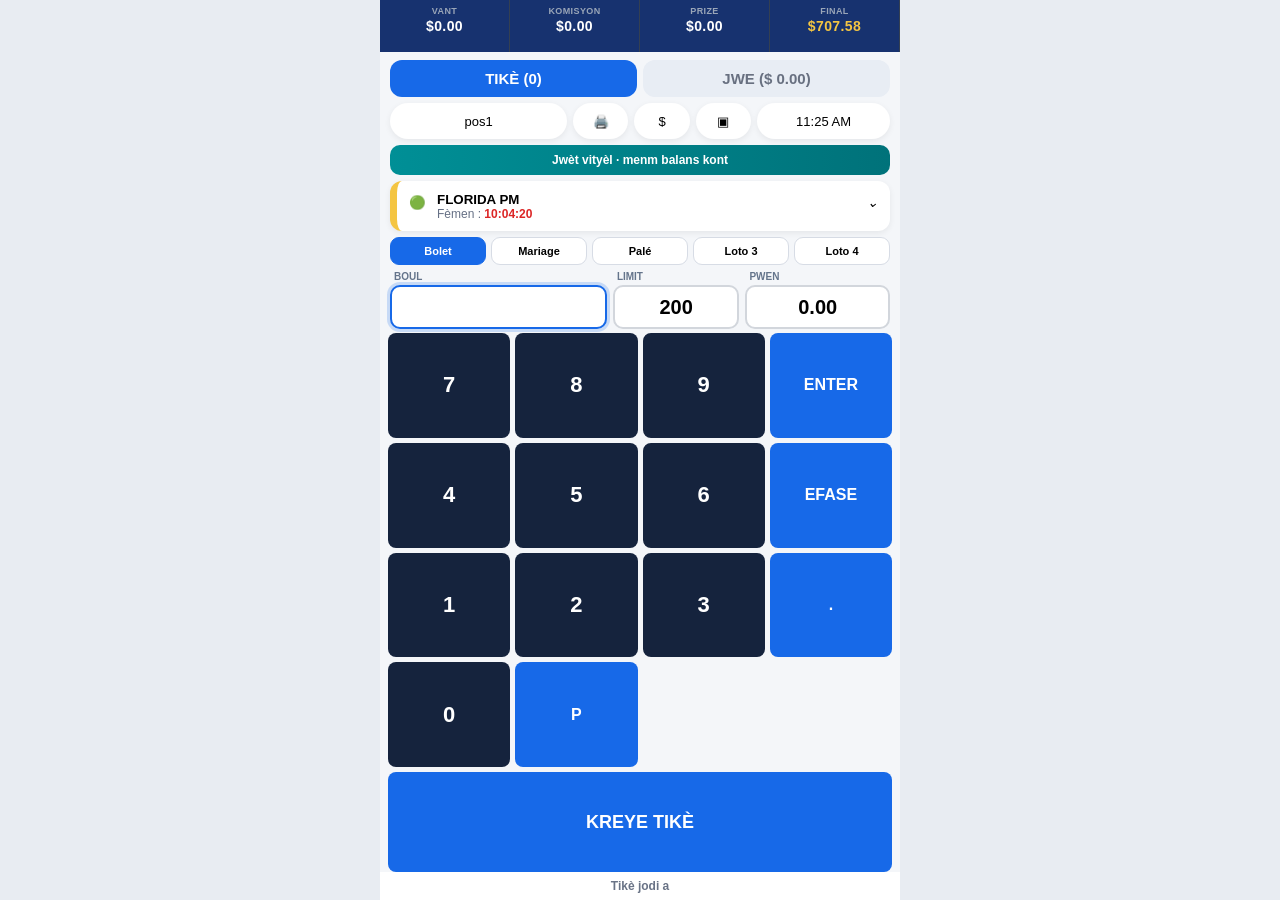
<file: index.html>
<!DOCTYPE html>
<html lang="ht">
<head>
<meta charset="UTF-8"/>
<meta name="viewport" content="width=device-width, initial-scale=1, viewport-fit=cover"/>
<meta name="theme-color" content="#008f96"/>
<link rel="manifest" href="./manifest.webmanifest"/>
<title>Cash Loto Bolet POS</title>
<style>
*{box-sizing:border-box}html,body{margin:0;width:100%;height:100%;overflow:hidden;background:#e8ecf2;font-family:-apple-system,BlinkMacSystemFont,"Segoe UI",sans-serif;color:#101827}
.posapp{width:100%;max-width:520px;height:100dvh;margin:auto;background:#f4f6f9;display:flex;flex-direction:column}
.virtlink{margin:0 10px 6px;display:block;text-align:center;text-decoration:none;font-weight:800;font-size:12px;padding:8px;border-radius:10px;background:linear-gradient(90deg,#008f96,#00727a);color:#fff}
.stats{flex:0 0 52px;background:#17326f;color:#9aa6b8;display:grid;grid-template-columns:repeat(4,1fr);text-align:center}
.stats div{padding:6px 2px;border-right:1px solid #344052;font-size:9px;font-weight:800;letter-spacing:.4px}
.stats b{display:block;color:#fff;font-size:14px;margin-top:2px}.stats div:last-child b{color:#f4c542}
.tabs{display:grid;grid-template-columns:1fr 1fr;gap:6px;padding:8px 10px 6px}
.tabs button{border:0;border-radius:12px;padding:10px;font-size:15px;font-weight:900;color:#687080;background:#e8edf4}
.tabs .active{background:#1769e8;color:#fff}
.tools{display:grid;grid-template-columns:1.6fr .5fr .5fr .5fr 1.2fr;gap:6px;padding:0 10px 6px}
.tools button{min-height:36px;border:0;background:#fff;border-radius:20px;box-shadow:0 2px 6px #0001;font-size:13px}
.draw{width:calc(100% - 20px);margin:0 10px 6px;min-height:50px;border:0;border-left:7px solid #f4c542;border-radius:12px;background:#fff;box-shadow:0 2px 6px #0001;position:relative;text-align:left;padding:8px 36px 8px 40px}
.draw span{position:absolute;left:12px;top:14px}.draw small{display:block;color:#667085;font-size:12px}.draw em{color:#dc2626;font-style:normal;font-weight:800}.draw i{position:absolute;right:12px;top:14px}
.offbar{display:none;margin:0 10px 6px;background:#f59e0b;padding:6px;border-radius:8px;text-align:center;font-weight:800;font-size:12px}.offbar.on{display:block}
.gamebar{display:flex;gap:5px;padding:0 10px 6px}.gamebar button{flex:1;border:1px solid #d7dce5;background:#fff;border-radius:9px;padding:7px 4px;font-size:11px;font-weight:800}.gamebar button.active{background:#1769e8;color:#fff;border-color:#1769e8}
.inputs{display:grid;grid-template-columns:1.2fr .7fr .8fr;gap:6px;padding:0 10px 4px}
.field{display:flex;flex-direction:column;gap:3px}.field span{font-size:10px;font-weight:800;color:#64748b;padding-left:4px}
.field input{width:100%;height:44px;border:2px solid #d2d6dc;border-radius:10px;text-align:center;font-size:20px;font-weight:800;background:#fff}
.field input.on{border-color:#1769e8;box-shadow:0 0 0 3px #1769e833}
.mini{margin:0 10px 4px;min-height:22px;font-size:12px;font-weight:700;color:#334155;white-space:nowrap;overflow:auto}
.keys{display:grid;grid-template-columns:repeat(4,1fr);gap:5px;padding:0 8px;flex:1;min-height:0}
.keys button{border:0;border-radius:8px;background:#15233d;color:#fff;font-size:22px;font-weight:800}
.keys .side,.keys .create{background:#1769e8;font-size:16px}
.keys .create{grid-column:1/-1;font-size:18px}
footer{text-align:center;background:#fff;padding:7px 8px max(7px,env(safe-area-inset-bottom));font-size:12px;font-weight:700;color:#697386}
.panel{position:fixed;left:50%;transform:translateX(-50%);bottom:0;width:min(520px,100%);max-height:72vh;overflow:auto;background:#fff;border-radius:18px 18px 0 0;box-shadow:0 -10px 35px #0004;padding:16px;z-index:50}
.panel.hidden{display:none}.panel .row{display:flex;justify-content:space-between;padding:9px 0;border-bottom:1px solid #eee}
.panel button{padding:10px 12px;border:0;border-radius:9px;background:#1769e8;color:#fff;font-weight:800;margin:4px 4px 0 0}
.wa{background:#25D366!important}.printb{background:#111!important}
.receipt{font-family:ui-monospace,Menlo,Consolas,monospace;font-size:13px;border:1px dashed #9ca3af;padding:12px;border-radius:8px;margin:8px 0}
button{-webkit-tap-highlight-color:transparent;user-select:none}
</style>
</head>
<body>
<div class="posapp">
<section class="stats">
<div>VANT<b id="sales">$0.00</b></div>
<div>KOMISYON<b id="comm">$0.00</b></div>
<div>PRIZE<b id="prize">$0.00</b></div>
<div>FINAL<b id="final">$0.00</b></div>
</section>
<section class="tabs">
<button class="active" id="ticketTab">TIKÈ (<span id="tc">0</span>)</button>
<button id="playsTab">JWE ($ <span id="plays">0.00</span>)</button>
</section>
<section class="tools">
<button id="posBtn">pos1</button>
<button id="printBtn">🖨️</button>
<button id="moneyBtn">$</button>
<button id="copyBtn">▣</button>
<button id="clockBtn"><span id="clock">--:--</span></button>
</section>
<div class="offbar" id="offbar">OFFLINE</div>
<a class="virtlink" href="./virtual/index.html">Jwèt vityèl · menm balans kont</a>
<button class="draw" id="drawBtn"><span>🟢</span><b id="drawName">FLORIDA PM</b><small>Fèmen : <em id="countdown">00:00:00</em></small><i>⌄</i></button>
<section class="gamebar" id="gamebar">
<button class="active" data-mode="B">Bolet</button>
<button data-mode="M">Mariage</button>
<button data-mode="PA">Palé</button>
<button data-mode="3">Loto 3</button>
<button data-mode="4">Loto 4</button>
</section>
<section class="inputs">
<label class="field"><span>BOUL</span><input id="number" inputmode="none" readonly class="on"></label>
<label class="field"><span>LIMIT</span><input id="limit" value="200" readonly></label>
<label class="field"><span>PWEN</span><input id="amount" inputmode="none" readonly value="0.00"></label>
</section>
<section class="keys" id="keys">
<button data-key="7">7</button><button data-key="8">8</button><button data-key="9">9</button><button class="side" id="enter">ENTER</button>
<button data-key="4">4</button><button data-key="5">5</button><button data-key="6">6</button><button class="side" data-key="back">EFASE</button>
<button data-key="1">1</button><button data-key="2">2</button><button data-key="3">3</button><button class="side" data-key=".">.</button>
<button data-key="0">0</button><button class="side" data-act="pwen">P</button>
<button class="create" id="createTicket">KREYE TIKÈ</button>
</section>
<footer id="todayBtn">Tikè jodi a</footer>
<div id="panel" class="panel hidden"></div>
</div>
<script>
const S='cashloto-active-pos-v6';
let st=JSON.parse(localStorage.getItem(S)||'null')||{balance:707.58,sales:0,tickets:[],cart:[],mode:'B',draw:'FLORIDA PM',lastAmount:0};
const save=()=>localStorage.setItem(S,JSON.stringify(st));
const el=id=>document.getElementById(id);
const on=(id,fn)=>{const n=el(id);if(n)n.onclick=fn};
const num=el('number'),amt=el('amount'),panel=el('panel');
const fmt=n=>'$'+Number(n||0).toFixed(2);
let field='number';
const DRAWS={'FLORIDA AM':[13,15],'FLORIDA PM':[21,30],'NEW YORK AM':[14,15],'NEW YORK PM':[22,15],'GEORGIA AM':[12,15],'GEORGIA PM':[18,45],'CONNECTICUT AM':[13,20],'CONNECTICUT PM':[22,15]};
function isPair(){return st.mode==='M'||st.mode==='PA'}
function needLen(){return isPair()||st.mode==='4'?4:st.mode==='3'?3:2}
function setField(f){
  field=f;
  num.classList.toggle('on',f==='number');
  amt.classList.toggle('on',f==='amount');
}
function pretty(n){
  n=String(n||'').replace(/\D/g,'');
  if(isPair()&&n.length>2) return n.slice(0,2)+'-'+n.slice(2,4);
  return n;
}
function setMode(m){st.mode=m;num.value='';setField('number');save();sync()}
function sync(){
  el('final').textContent=fmt(st.balance);
  el('sales').textContent=fmt(st.sales);
  el('comm').textContent=fmt(st.sales*0.1);
  el('tc').textContent=st.cart.length;
  el('plays').textContent=st.cart.reduce((a,t)=>a+t.amount,0).toFixed(2);
  el('drawName').textContent=st.draw;
  document.querySelectorAll('#gamebar [data-mode]').forEach(b=>b.classList.toggle('active',b.dataset.mode===st.mode));
  el('offbar').classList.toggle('on',!navigator.onLine);
  
}
function rows(a){return a.length?a.map(t=>'<div class="row"><span><b>'+t.number+'</b> · '+t.draw+'</span><b>'+fmt(t.amount)+'</b></div>').join(''):'<p>Pa gen tikè.</p>'}
function show(t,h){panel.innerHTML='<h3>'+t+'</h3>'+h+'<p><button id="closePanel">Fèmen</button></p>';panel.classList.remove('hidden');on('closePanel',()=>panel.classList.add('hidden'))}
function receiptHtml(list){
  const tot=list.reduce((a,t)=>a+t.amount,0);
  return '<div class="receipt"><h3>** ORIGINAL **</h3><div class="row"><span>Tiraj</span><b>'+st.draw+'</b></div><div class="row"><span>BOUL</span><b>PWEN</b></div>'+list.map(t=>'<div class="row"><span>'+t.number+'</span><b>'+fmt(t.amount)+'</b></div>').join('')+'<div class="row"><span>TOTAL FICH</span><b>'+fmt(tot)+'</b></div></div>';
}
function addPlay(){
  let n=num.value.replace(/\D/g,''),a=Number(amt.value);
  if(!n) return alert('Antre boul la.');
  if(n.length!==needLen()) return alert(isPair()?'Mariage / Pale = 2 boul (4 chif)':st.mode==='B'?'Bolet = 2 chif':st.mode==='3'?'Loto 3 = 3 chif':'Loto 4 = 4 chif');
  if(!a||a<=0){a=Number(st.lastAmount||0);if(!a){setField('amount');return alert('Peze P epi antre pwen an.');}amt.value=a.toFixed(2);}
  if(a>Number(el('limit').value||200)) return alert('Depase limit.');
  if(a>st.balance) return alert('Balans pa sifi.');
  const t={id:Date.now(),number:pretty(n),amount:a,draw:st.draw,mode:isPair()?'M':st.mode,at:new Date().toISOString()};
  st.lastAmount=a;st.balance-=a;st.sales+=a;st.cart.push(t);save();sync();
  num.value='';setField('number');
}
function finishTicket(){
  if(!st.cart.length) return alert('ENTER boul la anvan.');
  const list=[...st.cart];
  list.forEach(t=>st.tickets.unshift(t));
  st.cart=[];save();sync();
  show('Tikè pare',receiptHtml(list)+'<button class="printb" id="finalPrint">Enprime</button><button class="wa" id="finalWa">WhatsApp</button>');
  on('finalPrint',()=>window.print());
  on('finalWa',()=>{const tot=list.reduce((a,t)=>a+t.amount,0);location.href='https://wa.me/?text='+encodeURIComponent('Cash Loto '+st.draw+'\n'+list.map(t=>t.number+' = '+fmt(t.amount)).join('\n')+'\nTotal '+fmt(tot));});
}
num.onclick=()=>setField('number');
amt.onclick=()=>setField('amount');
el('gamebar').onclick=e=>{const b=e.target.closest('[data-mode]');if(b)setMode(b.dataset.mode);};
el('keys').onclick=e=>{
  const b=e.target.closest('button');if(!b)return;
  if(b.id==='enter'||b.id==='createTicket')return;
  if(b.dataset.act==='pwen'){setField('amount');if(amt.value==='0.00')amt.value='';return;}
  const k=b.dataset.key;
  if(k==='back'){
    if(field==='amount') amt.value=amt.value.length>1?amt.value.slice(0,-1):'0';
    else num.value=pretty(num.value.replace(/\D/g,'').slice(0,-1));
    return;
  }
  if(k==='.'){
    setField('amount');
    if(!String(amt.value).includes('.')) amt.value=(amt.value||'0')+'.';
    return;
  }
  if(/^\d$/.test(k)){
    if(field==='amount'){
      if(amt.value==='0.00'||amt.value==='0') amt.value=k;
      else amt.value+=k;
    } else {
      const raw=(num.value.replace(/\D/g,'')+k).slice(0,needLen());
      num.value=pretty(raw);
      if(raw.length>=needLen()) setField('amount');
    }
  }
};
on('enter',addPlay);
on('createTicket',finishTicket);
on('drawBtn',()=>show('Chwazi tiraj',Object.keys(DRAWS).map(d=>'<div class="row"><span>'+d+'</span><button data-draw="'+d+'">Chwazi</button></div>').join('')));
panel.onclick=e=>{const d=e.target.dataset.draw;if(d){st.draw=d;save();sync();panel.classList.add('hidden');}};
on('ticketTab',()=>show('Tikè',rows(st.tickets)));
on('playsTab',()=>show('Jwe',rows(st.cart)+receiptHtml(st.cart)));
on('todayBtn',()=>show('Tikè jodi a',rows(st.tickets.filter(t=>new Date(t.at).toDateString()===new Date().toDateString()))));
on('printBtn',()=>{if(!st.cart.length)return alert('Pa gen fich.');finishTicket();});
on('moneyBtn',()=>{
  show('Balans kont',
    '<div class="row"><span>Balans</span><b>'+fmt(st.balance)+'</b></div>'+
    '<p style="font-size:12px;color:#64748b;margin:8px 0">Menm balans pou POS ak jwèt vityèl.</p>'+
    '<button id="topUpBtn" type="button">Ranpli $1000</button>');
  on('topUpBtn',()=>{st.balance=1000;save();sync();panel.classList.add('hidden');});
});
on('copyBtn',async()=>{const t=st.tickets[0]||st.cart[0];if(!t)return alert('Pa gen tikè.');try{await navigator.clipboard.writeText(t.number+' '+fmt(t.amount));alert('Kopye')}catch(err){alert(err.message)}});
on('posBtn',()=>show('POS','<div class="row"><span>PDV</span><b>pos1</b></div>'));
on('clockBtn',()=>alert(new Date().toLocaleString()));
function tick(){
  const now=new Date();
  const et=new Date(now.toLocaleString('en-US',{timeZone:'America/New_York'}));
  const hhmm=DRAWS[st.draw]; if(!hhmm) return;
  const close=new Date(et); close.setHours(hhmm[0],hhmm[1],0,0);
  let sec=Math.max(0,Math.floor((close-et)/1000));
  el('countdown').textContent=[Math.floor(sec/3600),Math.floor(sec%3600/60),sec%60].map(x=>String(x).padStart(2,'0')).join(':');
  if(el('clock')) el('clock').textContent=et.toLocaleTimeString([],{hour:'2-digit',minute:'2-digit'});
}
setInterval(tick,1000);tick();sync();setField('number');
window.addEventListener('online',sync);window.addEventListener('offline',sync);
window.addEventListener('storage',e=>{
  if(e.key!==S)return;
  try{const next=JSON.parse(localStorage.getItem(S)||'null');if(next){st=next;sync();}}catch(_){}
});
window.addEventListener('focus',()=>{
  try{const next=JSON.parse(localStorage.getItem(S)||'null');if(next){st=next;sync();}}catch(_){}
});
if('serviceWorker' in navigator) navigator.serviceWorker.register('./sw.js');
</script>
</body>
</html>
</file>
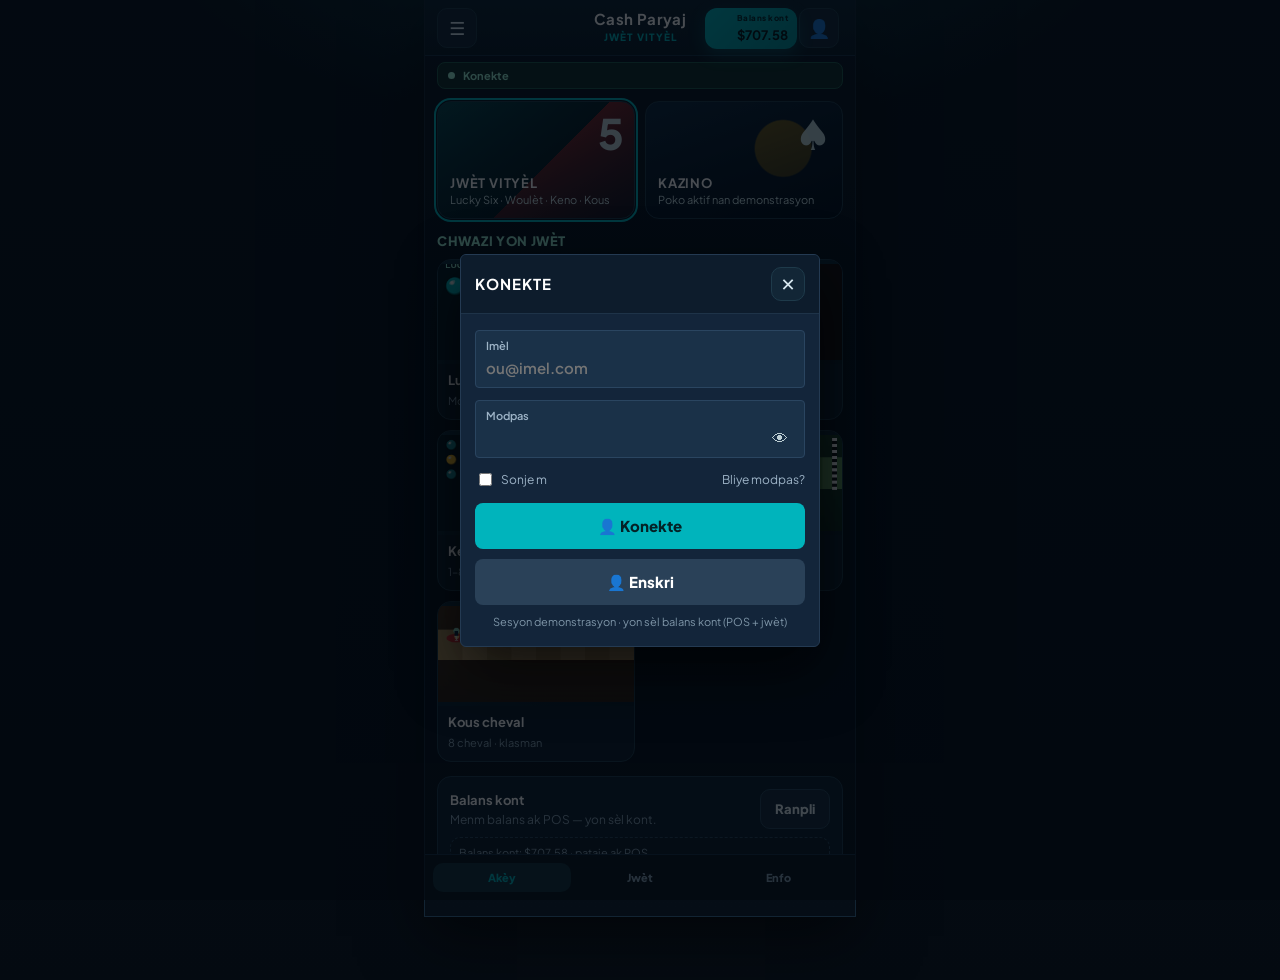
<file: virtual/index.html>
<!DOCTYPE html>
<html lang="ht">
<head>
  <meta charset="UTF-8"/>
  <meta name="viewport" content="width=device-width, initial-scale=1, viewport-fit=cover"/>
  <meta name="theme-color" content="#071018"/>
  <meta name="description" content="Cash Paryaj — jwèt vityèl demonstrasyon"/>
  <title>Jwèt vityèl · Cash Paryaj</title>
  <link rel="stylesheet" href="./css/games.css"/>
</head>
<body>
  <div class="app-shell">
    <header class="topbar">
      <button class="icon-btn" type="button" id="menuBtn" aria-label="Meni">☰</button>
      <div class="brand">
        <b>Cash Paryaj</b>
        <small>Jwèt vityèl</small>
      </div>
      <button class="icon-btn" type="button" id="userBtn" aria-label="Kont">👤</button>
      <div class="credit-float" title="Balans kont (POS + jwèt)">
        <small>Balans kont</small>
        <b><span id="creditValue">$0.00</span></b>
      </div>
    </header>

    <div id="statusBar" class="status-bar" role="status"></div>
    <main id="app"></main>

    <nav class="bottom-nav" aria-label="Navigasyon">
      <button type="button" data-nav="hub" id="navHub">Akèy</button>
      <button type="button" data-nav="game" id="navGames">Jwèt</button>
      <button type="button" data-nav="info" id="navInfo">Enfo</button>
    </nav>
  </div>

  <!-- Modal koneksyon — estrikti tankou demo, mak Cash Paryaj -->
  <div id="authGate" class="auth-backdrop" hidden>
    <div class="auth-modal" role="dialog" aria-modal="true" aria-labelledby="authTitle">
      <div class="auth-head">
        <h2 id="authTitle">KONEKTE</h2>
        <button class="icon-btn" type="button" id="authClose" aria-label="Fèmen" style="width:34px;height:34px">✕</button>
      </div>
      <div class="auth-body">
        <div class="field">
          <label for="authEmail">Imèl</label>
          <input id="authEmail" type="email" autocomplete="username" placeholder="ou@imel.com"/>
        </div>
        <div class="field" id="passField">
          <label for="authPass">Modpas</label>
          <div style="display:flex;align-items:center;gap:8px">
            <input id="authPass" type="password" autocomplete="current-password" style="flex:1;background:transparent;border:0;outline:0;color:inherit;font-size:15px;font-weight:600"/>
            <button type="button" id="togglePass" aria-label="Montre modpas" style="opacity:.8">👁</button>
          </div>
        </div>
        <div class="auth-row">
          <label><input type="checkbox" id="rememberMe"/> Sonje m</label>
          <a href="#" id="forgotLink">Bliye modpas?</a>
        </div>
        <button class="auth-btn primary" type="button" id="signInBtn">👤 Konekte</button>
        <button class="auth-btn secondary" type="button" id="registerBtn">👤 Enskri</button>
        <p class="auth-note">Sesyon demonstrasyon · yon sèl balans kont (POS + jwèt)</p>
      </div>
    </div>
  </div>

  <div id="modalHost"></div>

  <button type="button" id="soundBtn" class="hidden" aria-hidden="true">🔊</button>

  <script src="./js/core.js"></script>
  <script src="./js/art.js"></script>
  <script src="./js/lucky-six.js"></script>
  <script src="./js/roulette.js"></script>
  <script src="./js/keno.js"></script>
  <script src="./js/dog-race.js"></script>
  <script src="./js/horse-race.js"></script>
  <script src="./js/app.js"></script>
</body>
</html>
</file>
<file: virtual/css/games.css>
/* Cash Paryaj — Jwèt vityèl (shell tip demo, mak orijinal) */
@import url('https://fonts.googleapis.com/css2?family=Plus+Jakarta+Sans:wght@400;500;600;700;800&display=swap');

:root{
  --cp-turquoise:#00b4bc;
  --cp-turquoise-deep:#008f96;
  --cp-mint:#9ef0d4;
  --cp-mint-soft:#14363a;
  --cp-white:#ffffff;
  --cp-ink:#e8f7f8;
  --cp-ink-dark:#07141f;
  --cp-muted:#8aa3b5;
  --cp-line:#1e3a4a;
  --cp-panel:#0b1c2a;
  --cp-panel-2:#102536;
  --cp-danger:#e24b4b;
  --cp-warn:#e0b34a;
  --cp-red:#d32f2f;
  --cp-black:#12151c;
  --cp-green:#1b8a45;
  --cp-accent:#ff3b4a;
  --safe-b:env(safe-area-inset-bottom,0px);
  --safe-t:env(safe-area-inset-top,0px);
  --nav-h:64px;
  --top-h:56px;
  font-family:"Plus Jakarta Sans",system-ui,sans-serif;
}
*{box-sizing:border-box}
html,body{
  margin:0;min-height:100%;
  background:#050d16;
  color:var(--cp-ink);
  -webkit-tap-highlight-color:transparent;
}
body{
  padding:0 0 calc(var(--nav-h) + var(--safe-b));
  background:
    radial-gradient(900px 420px at 50% -10%,#0d3a42 0%,transparent 55%),
    linear-gradient(180deg,#071018 0%,#050d16 40%,#040a11 100%);
}
button,input{font:inherit;color:inherit}
button{cursor:pointer;border:0;background:none}
img,svg{max-width:100%;display:block}
.hidden{display:none!important}
[hidden]{display:none!important}

.app-shell{
  width:100%;max-width:430px;margin:0 auto;min-height:100dvh;position:relative;
  background:linear-gradient(180deg,#0a1622,#071018 30%,#050d16);
  box-shadow:0 0 0 1px #122433, 0 20px 60px #0008;
}

/* —— Top bar (demo-like) —— */
.topbar{
  position:sticky;top:0;z-index:40;
  height:calc(var(--top-h) + var(--safe-t));
  padding:var(--safe-t) 12px 0;
  display:grid;grid-template-columns:44px 1fr 44px;align-items:center;
  background:linear-gradient(180deg,#0c2130,#0a1a26);
  border-bottom:1px solid #163044;
}
.topbar .brand{
  justify-self:center;text-align:center;line-height:1.05;
}
.topbar .brand b{
  display:block;font-size:15px;letter-spacing:.4px;color:#fff;
}
.topbar .brand small{
  color:var(--cp-turquoise);font-size:10px;font-weight:800;letter-spacing:1px;text-transform:uppercase;
}
.icon-btn{
  width:40px;height:40px;border-radius:10px;
  background:#122636;color:#d7e7ef;display:grid;place-items:center;
  border:1px solid #1e3a4a;font-size:18px;font-weight:800;
}
.credit-float{
  position:absolute;right:58px;top:calc(8px + var(--safe-t));
  background:linear-gradient(135deg,var(--cp-turquoise),var(--cp-turquoise-deep));
  color:#041418;border-radius:12px;padding:5px 9px;min-width:92px;
  box-shadow:0 6px 16px #00b4bc44;text-align:right;z-index:41;
}
.credit-float small{display:block;font-size:8px;font-weight:800;letter-spacing:.5px;opacity:.85}
.credit-float b{font-size:13px}

.demo-ribbon{
  margin:8px 12px 0;padding:7px 10px;border-radius:8px;
  background:linear-gradient(90deg,#3a2a10,#2a2212);
  border:1px solid #6a5420;color:#f0d58a;font-size:11px;font-weight:700;
}
.status-bar{
  margin:6px 12px 0;padding:6px 10px;border-radius:8px;font-size:11px;font-weight:700;
  display:none;align-items:center;gap:8px;
}
.status-bar.on{display:flex}
.status-bar.offline{background:#3a1515;color:#ffb4b4;border:1px solid #6a3030}
.status-bar.online{background:#0f2e28;color:#9ef0d4;border:1px solid #1f5a4c}
.status-dot{width:7px;height:7px;border-radius:50%;background:currentColor}

/* —— Auth gate / modal (layout inspired by demo, original brand) —— */
.auth-backdrop{
  position:fixed;inset:0;z-index:100;
  background:rgba(2,8,14,.72);
  display:grid;place-items:center;padding:16px;
}
.auth-modal{
  width:min(360px,100%);
  background:#13253a;
  border-radius:6px;overflow:hidden;
  box-shadow:0 24px 60px #000a;
  border:1px solid #243a52;
}
.auth-head{
  display:flex;justify-content:space-between;align-items:center;
  background:#0d1c2c;padding:12px 14px;border-bottom:1px solid #1e3348;
}
.auth-head h2{margin:0;font-size:15px;letter-spacing:1px;color:#fff}
.auth-body{padding:16px 14px 18px}
.field{
  display:flex;flex-direction:column;gap:4px;margin-bottom:12px;
  background:#1a3148;border-radius:4px;padding:8px 10px;
  border:1px solid #2a4560;
}
.field label{font-size:11px;color:#9eb4c7;font-weight:600}
.field input{
  background:transparent;border:0;outline:0;color:#fff;font-size:15px;font-weight:600;padding:2px 0;
}
.field.autofill{background:#f4e7b0;border-color:#e0c96a}
.field.autofill label,.field.autofill input{color:#3a3210}
.auth-row{
  display:flex;justify-content:space-between;align-items:center;
  font-size:12px;color:#9eb4c7;margin:4px 0 14px;gap:8px;
}
.auth-row a{color:#9eb4c7;text-decoration:none}
.auth-row label{display:flex;align-items:center;gap:6px}
.auth-btn{
  width:100%;border-radius:8px;padding:13px 12px;font-weight:800;font-size:15px;
  display:flex;align-items:center;justify-content:center;gap:8px;margin-bottom:10px;
}
.auth-btn.primary{background:var(--cp-turquoise);color:#042226}
.auth-btn.secondary{background:#2a4158;color:#fff}
.auth-note{font-size:11px;color:#7f96a8;text-align:center;margin:0}

/* —— Hub tiles (VIRTUAL GAMES style) —— */
.hub{padding:12px}
.hub-cats{display:grid;grid-template-columns:1fr 1fr;gap:10px;margin-bottom:14px}
.cat-tile{
  position:relative;overflow:hidden;border-radius:14px;min-height:118px;
  display:flex;flex-direction:column;justify-content:flex-end;padding:12px;
  text-align:left;color:#fff;border:1px solid #1e3a4a;
}
.cat-tile.virtual{
  background:
    linear-gradient(160deg,rgba(0,40,48,.2),rgba(0,20,28,.85)),
    linear-gradient(135deg,#0a4d55,#08232c 55%,#c62828 55%,#7a1020);
}
.cat-tile.casino{
  background:
    linear-gradient(160deg,rgba(0,20,40,.35),rgba(0,10,20,.85)),
    radial-gradient(circle at 70% 40%,#d4a017 0 18%,transparent 19%),
    linear-gradient(160deg,#16324a,#0b1c2c);
}
.cat-tile .big{font-size:42px;font-weight:900;line-height:1;opacity:.9;position:absolute;right:10px;top:8px}
.cat-tile b{font-size:13px;letter-spacing:.8px}
.cat-tile span{font-size:11px;color:#cfe7ea;margin-top:2px}
.cat-tile.active{outline:2px solid var(--cp-turquoise);outline-offset:1px}

.section-title{
  margin:4px 0 10px;font-size:13px;font-weight:800;letter-spacing:.6px;
  color:var(--cp-mint);text-transform:uppercase;
}
.game-tiles{display:grid;grid-template-columns:1fr 1fr;gap:10px}
.game-tile{
  position:relative;border-radius:14px;overflow:hidden;min-height:150px;
  border:1px solid #1e3a4a;text-align:left;color:#fff;padding:0;
  background:#0d1c28;
}
.game-tile .art{
  height:104px;display:grid;place-items:center;overflow:hidden;
  background:linear-gradient(160deg,#123040,#0a1a24);
}
.game-tile .art canvas{width:100%;height:104px;object-fit:cover}
.game-tile .meta{padding:8px 10px 10px}
.game-tile .meta b{display:block;font-size:13px}
.game-tile .meta span{font-size:11px;color:var(--cp-muted)}
.game-tile:active{transform:scale(.985)}

.panel{
  background:var(--cp-panel);border:1px solid var(--cp-line);
  border-radius:14px;padding:12px;margin-bottom:12px;
}
.panel h3{margin:0 0 8px;font-size:13px;color:#fff}
.muted{color:var(--cp-muted);font-size:12px}
.row-between{display:flex;justify-content:space-between;align-items:center;gap:8px}

/* —— Game chrome —— */
.game-view{padding:0 12px 18px}
.game-head{
  display:flex;align-items:center;gap:8px;margin:10px 0 8px;
}
.game-head h1{flex:1;margin:0;font-size:1.05rem;color:#fff;letter-spacing:.3px}
.phase-pill{
  display:inline-flex;align-items:center;gap:6px;margin:0 0 8px;
  padding:5px 10px;border-radius:999px;background:#12363c;
  color:var(--cp-mint);font-size:10px;font-weight:800;letter-spacing:.6px;
  border:1px solid #1f5a5f;
}
.toolbar{display:flex;flex-wrap:wrap;gap:8px;margin:8px 0 12px}
.btn{
  border-radius:10px;padding:11px 14px;font-weight:800;font-size:13px;
  background:#152838;color:#e8f3f6;border:1px solid #27465a;
}
.btn.primary{
  background:linear-gradient(180deg,var(--cp-turquoise),var(--cp-turquoise-deep));
  color:#042226;border-color:transparent;
  box-shadow:0 8px 18px rgba(0,180,188,.28);
}
.btn.ghost{background:transparent}
.btn:disabled{opacity:.4;cursor:not-allowed;box-shadow:none}
.btn.block{width:100%}
.btn.danger{background:#2a1518;color:#ff8e8e;border-color:#5a3034}

.num-grid{display:grid;gap:7px;margin:8px 0}
.num-grid.cols-8{grid-template-columns:repeat(8,minmax(0,1fr))}
.num-grid.cols-10{grid-template-columns:repeat(8,minmax(0,1fr))}
.ball-btn{
  --ball:#1a8f98;
  aspect-ratio:1;border-radius:50%;padding:0;font-weight:800;font-size:11px;color:#fff;
  border:1px solid #ffffff38;
  background:
    radial-gradient(ellipse at 28% 14%,#ffffffed 0%,#ffffff60 8%,transparent 23%),
    radial-gradient(circle at 38% 28%,var(--ball),var(--ball) 38%,#000 137%);
  box-shadow:inset 1px 1px 3px #ffffff70, inset -2px -5px 7px #0005, 0 2px 5px #0008;
  text-shadow:0 1px 3px #0008;
}
.ball-btn.selected{
  outline:2px solid #ffe08a;outline-offset:1px;
  background:
    radial-gradient(ellipse at 28% 14%,#fff9ac,transparent 24%),
    radial-gradient(circle at 38% 30%,#ffc42a,#c56a00 85%);
  color:#2a1a00;
}
.ball-btn.drawn{
  background:
    radial-gradient(ellipse at 28% 14%,#ffffffaa 0%,transparent 22%),
    radial-gradient(circle at 40% 35%,#3aa0d8,#0a3a58);
}
.ball-btn.hit{
  outline:2px solid #ffe08a;
  background:
    radial-gradient(ellipse at 28% 14%,#fff9ac,transparent 24%),
    radial-gradient(circle at 38% 30%,#ffc42a,#c56a00 85%);
  color:#2a1a00;
  animation:pulseHit .9s ease;
}
.ball-btn:disabled{opacity:.55}
@keyframes pulseHit{0%,100%{transform:scale(1)}50%{transform:scale(1.07)}}

.chip-row{display:flex;flex-wrap:wrap;gap:6px;min-height:34px}
.mini-ball{
  width:30px;height:30px;border-radius:50%;display:grid;place-items:center;
  font-size:11px;font-weight:800;color:#fff;
  background:
    radial-gradient(ellipse at 30% 20%,#fff8,transparent 35%),
    radial-gradient(circle at 40% 40%,var(--cp-turquoise),#045056);
  box-shadow:inset -2px -3px 5px #0005, 0 2px 4px #0006;
}
.mini-ball.hit{
  background:
    radial-gradient(ellipse at 30% 20%,#fff8,transparent 35%),
    radial-gradient(circle at 40% 40%,#ffc42a,#a86000);
  color:#2a1a00;
}

/* —— Realistic draw machine —— */
.stage{
  position:relative;border-radius:16px;overflow:hidden;margin:8px 0 12px;
  min-height:210px;color:#fff;
  border:1px solid #1e4a52;
  background:
    radial-gradient(circle at 50% 120%,#00b4bc33,transparent 55%),
    linear-gradient(180deg,#06343c,#0a4d56 40%,#082830);
  box-shadow:inset 0 0 40px #0006;
}
.machine{height:220px}
.machine-frame{
  position:absolute;inset:10px 12px 48px;border-radius:18px;
  border:2px solid #7fdfe355;
  background:
    radial-gradient(circle at 50% 0%,#1a6b74,#042a30 70%);
  box-shadow:inset 0 30px 50px #0005, 0 0 20px #00b4bc22;
}
.machine-bowl{
  position:absolute;left:50%;top:22px;transform:translateX(-50%);
  width:min(72%,240px);height:120px;border-radius:50% 50% 46% 46%;
  border:3px solid #9ef0d488;
  background:
    radial-gradient(circle at 50% 15%,#2a8f98,#053840 65%,#02181c);
  box-shadow:inset 0 18px 36px #0006, 0 8px 20px #0005;
}
.machine-bowl::after{
  content:"";position:absolute;left:18%;right:18%;top:12%;height:28%;
  border-radius:50%;background:linear-gradient(180deg,#ffffff33,#0000);pointer-events:none;
}
.drawn-lane{
  position:absolute;left:8px;right:8px;bottom:8px;display:flex;gap:6px;
  overflow-x:auto;padding:6px 4px;scrollbar-width:none;
  background:#04141acc;border-radius:10px;border:1px solid #1e4a52;
}
.drawn-lane::-webkit-scrollbar{display:none}
.fly-ball{
  position:absolute;width:38px;height:38px;border-radius:50%;
  display:grid;place-items:center;font-weight:900;font-size:13px;color:#fff;
  background:
    radial-gradient(ellipse at 30% 20%,#fff9,transparent 40%),
    radial-gradient(circle at 40% 40%,var(--cp-turquoise),#034046);
  animation:popIn .45s ease both;z-index:2;
  box-shadow:0 4px 12px #0007;
}
@keyframes popIn{from{transform:translate(-50%,-40%) scale(.2);opacity:0}to{transform:translate(-50%,0) scale(1);opacity:1}}

.history-list{display:flex;flex-direction:column;gap:8px;max-height:180px;overflow:auto}
.history-item{
  display:flex;justify-content:space-between;gap:8px;align-items:center;
  padding:8px 10px;border-radius:10px;background:#102230;font-size:12px;border:1px solid #1e3a4a;
}
.history-item code{font-size:10px;color:var(--cp-muted)}

.modal-backdrop{
  position:fixed;inset:0;background:rgba(2,8,14,.7);z-index:80;
  display:grid;place-items:end center;padding:0;
}
.modal{
  width:min(430px,100%);max-height:78vh;overflow:auto;
  background:#0f2130;border-radius:18px 18px 0 0;padding:16px 16px calc(16px + var(--safe-b));
  border:1px solid #1e3a4a;box-shadow:0 -12px 40px #0008;color:#e8f3f6;
}
.modal h2{margin:0 0 8px;font-size:1.05rem;color:#fff}
.modal .close{float:right}

.bottom-nav{
  position:fixed;left:50%;transform:translateX(-50%);bottom:0;z-index:40;
  width:min(430px,100%);
  display:grid;grid-template-columns:repeat(3,1fr);
  background:rgba(8,18,28,.96);backdrop-filter:blur(12px);
  border-top:1px solid #163044;
  padding:8px 8px calc(8px + var(--safe-b));
}
.bottom-nav button{
  color:var(--cp-muted);padding:8px 4px;border-radius:10px;
  font-size:11px;font-weight:800;
}
.bottom-nav button.active{color:var(--cp-turquoise);background:#123038}

/* Roulette realistic */
.roulette-layout{display:grid;gap:12px}
.wheel-wrap{
  position:relative;width:min(100%,300px);aspect-ratio:1;margin:8px auto;
  filter:drop-shadow(0 12px 24px #0008);
}
.wheel-svg{width:100%;height:100%}
.wheel-wood{
  position:absolute;inset:-6%;border-radius:50%;
  background:radial-gradient(circle at 50% 45%,#6b3e1e,#3a2110 60%,#1a0e08);
  z-index:-1;box-shadow:inset 0 0 20px #0008;
}
.ball-orbit{position:absolute;inset:9%;border-radius:50%;pointer-events:none}
.ball-dot{
  position:absolute;left:50%;top:0;width:11px;height:11px;margin-left:-5.5px;
  border-radius:50%;background:#f5f5f5;box-shadow:0 0 0 2px #222, 0 2px 6px #000a;
  transform-origin:50% calc(50% + min(40vw,120px));
}
.roulette-result{text-align:center;font-size:30px;font-weight:900;margin:4px 0}
.roulette-result.red{color:#ff6b6b}
.roulette-result.black{color:#dce6ee}
.roulette-result.green{color:#5ddea0}
.bet-board{display:grid;gap:6px}
.board-nums{display:grid;grid-template-columns:repeat(3,1fr);gap:3px}
.board-nums .zero,.board-cell.zero{
  grid-column:1/-1;background:linear-gradient(180deg,#1fa85a,#0f6a35);color:#fff;
  border-radius:8px;padding:10px;font-weight:900;border:0;
}
.board-cell{
  min-height:38px;border-radius:6px;font-weight:800;font-size:12px;color:#fff;
  border:1px solid #0006;
}
.board-cell.red{background:linear-gradient(180deg,#e53935,#b71c1c)}
.board-cell.black{background:linear-gradient(180deg,#2a2f3a,#12151c)}
.board-cell.selected{box-shadow:inset 0 0 0 2px #ffe08a}
.outside-bets{display:grid;grid-template-columns:repeat(3,1fr);gap:6px}
.outside-bets button{
  min-height:40px;border-radius:8px;background:#152838;color:#e8f3f6;
  border:1px solid #27465a;font-weight:800;font-size:11px;
}
.outside-bets button.selected{background:var(--cp-turquoise-deep);color:#fff;border-color:transparent}
.chip-picker{display:flex;gap:8px;flex-wrap:wrap}
.chip{
  width:44px;height:44px;border-radius:50%;font-weight:900;font-size:12px;color:#042226;
  background:
    radial-gradient(circle at 30% 30%,#fff8,#0000 40%),
    radial-gradient(circle at 50% 50%,#9ef0d4,var(--cp-turquoise));
  border:3px dashed #fff;box-shadow:0 3px 8px #0005;
}
.chip.active{box-shadow:0 0 0 3px #ffe08a}

/* Races — realistic track */
.track{
  position:relative;height:300px;border-radius:14px;overflow:hidden;margin:8px 0;
  border:2px solid #2f6b40;
  background:
    linear-gradient(#0d2a18 0 14px,transparent 14px),
    repeating-linear-gradient(90deg,#4f8a45 0 34px,#3f7338 34px 68px),
    linear-gradient(#2f6b3a,#1d4d28);
  box-shadow:inset 0 20px 40px #0005;
}
.track.horse{
  border-color:#8a6230;
  background:
    linear-gradient(#4a2e14 0 12px,transparent 12px),
    repeating-linear-gradient(90deg,#c4a36a 0 40px,#b08a52 40px 80px),
    linear-gradient(#9a7740,#6e522c);
}
.track::before{
  content:"";position:absolute;inset:0;
  background:linear-gradient(90deg,#0006,transparent 18%,transparent 82%,#0005);
  pointer-events:none;z-index:1;
}
.lane{
  position:absolute;left:0;right:0;
  border-bottom:1px dashed rgba(255,255,255,.18);
  display:flex;align-items:center;
}
.finish-line{
  position:absolute;right:16px;top:0;bottom:0;width:12px;z-index:2;
  background:repeating-linear-gradient(#fff 0 9px,#111 9px 18px);
  box-shadow:0 0 12px #0006;
}
.runner{
  position:absolute;left:8px;width:58px;height:40px;z-index:3;
  display:flex;align-items:flex-end;justify-content:center;
  filter:drop-shadow(0 4px 3px #0006);
}
.runner.selected .silk{box-shadow:0 0 0 3px #ffe08a, 0 0 12px #ffe08a88}
.runner-body{width:52px;height:34px;position:relative}
.dog-svg,.horse-svg{width:56px;height:36px}
.silk{
  position:absolute;left:50%;top:-4px;transform:translateX(-50%);
  min-width:18px;height:18px;border-radius:5px;padding:0 4px;
  display:grid;place-items:center;font-size:10px;font-weight:900;color:#fff;z-index:4;
  border:1px solid #ffffff55;
}
.pick-grid{display:grid;grid-template-columns:repeat(3,1fr);gap:8px}
.pick-card{
  border-radius:12px;padding:10px 8px;background:#122636;border:2px solid #1e3a4a;
  text-align:center;font-weight:800;font-size:12px;color:#e8f3f6;
}
.pick-card.selected{border-color:var(--cp-turquoise);background:#0f3036;box-shadow:0 0 0 1px var(--cp-turquoise)}
.pick-card:disabled{opacity:.5}
.pick-swatch{width:100%;height:8px;border-radius:999px;margin-bottom:6px}

.stake-box{display:flex;align-items:center;justify-content:center;gap:12px;margin:10px 0}
.stake-box strong{font-size:1.25rem;min-width:4ch;text-align:center;color:#fff}
.config-note{
  font-size:11px;color:var(--cp-muted);background:#0c1a24;border:1px dashed #27465a;
  border-radius:10px;padding:8px;margin-top:8px;
}
.result-banner{
  text-align:center;padding:12px;border-radius:12px;margin:8px 0;
  background:#102830;border:1px solid #1f5a5f;color:#e8f7f8;
}
.result-banner.win{background:#0f2e22;border-color:#2f7a58}
.result-banner.lose{background:#2a1518;border-color:#5a3034}

/* —— Lucky 6 — alinye ak modèl Cash Paryaj lucky6.html —— */
.l6m{margin:0;padding:0 0 8px;color:#fff;background:#020b16;max-width:100%;overflow-x:hidden}
.l6m-notice{
  display:flex;justify-content:space-between;padding:8px 12px;
  background:#0b2036;color:#dcc17b;font-size:10px;letter-spacing:1px;font-weight:700;
}
.l6m-screen{
  position:relative;background:#020c16;padding:10px 10px 64px;min-height:70vh;max-width:100%;overflow-x:hidden;
}
.l6m-toprow{display:flex;align-items:center;justify-content:space-between;gap:8px;margin-bottom:4px}
.l6m-back{
  width:34px;height:34px;border-radius:8px;border:1px solid #345675;
  background:#0a1a28;color:#fff;font-weight:800;flex:0 0 auto;
}
.l6m-balance{
  width:fit-content;min-width:110px;padding:6px 10px;
  border:1px solid #356591;border-radius:8px;text-align:center;
  background:#071627;font-size:14px;font-weight:800;
}
.l6m-balance small{display:block;font-size:9px;color:#f7d379;margin-bottom:2px}
.l6m-clock{
  margin-top:10px;width:42%;padding:8px;border:1px solid #345675;border-radius:7px;
  text-align:center;font-size:11px;background:#071627;
}
.l6m-clock strong{display:block;font-size:28px;margin:4px 0}
.l6m-clock small{display:block;color:#c8d1df;font-size:10px}
.l6m-badge{
  position:absolute;right:12px;top:78px;padding:4px 8px;
  background:#020914;border:1px solid #ba943b;border-radius:5px;color:#f6d16e;font-size:11px;font-weight:800;
}
.l6m-tabs{display:flex;gap:6px;margin:14px 0 8px}
.l6m-tabs button{
  flex:1;border:1px solid #28587b;border-radius:6px;padding:8px 4px;
  background:linear-gradient(#092137,#020911);color:#fff;font-size:10px;font-weight:800;
}
.l6m-tabs .active{
  background:linear-gradient(#fff58d,#ffd14a);color:#080e15;border-color:#ffee8d;
  box-shadow:0 0 12px #ecbc4455;
}
.l6m-board{
  background:linear-gradient(120deg,#031321,#020910);border:1px solid #112b40;
  border-radius:9px;padding:10px 8px;
}
.l6m-board-head{display:flex;justify-content:space-between;font-size:12px;font-weight:800;margin-bottom:6px}
.l6m-board-head span:last-child{color:#ffe06f}
.l6m-mini{min-height:34px;display:flex;justify-content:flex-end;gap:6px;align-items:center;margin-bottom:8px;flex-wrap:wrap}
.l6m-grid{display:grid;grid-template-columns:repeat(8,minmax(0,1fr));gap:6px 4px;width:100%}
.l6m-ball{
  --color:#135dff;
  aspect-ratio:1;border-radius:50%;display:grid;place-items:center;padding:0;
  color:#fff;position:relative;font-size:11px;font-weight:800;border:1px solid #ffffff38;
  text-shadow:0 1px 3px #0008;
  background:
    radial-gradient(ellipse at 28% 14%,#ffffffed 0%,#ffffff60 8%,transparent 23%),
    radial-gradient(circle at 38% 28%,var(--color),var(--color) 38%,#000 137%);
  box-shadow:inset 1px 1px 3px #ffffff70,inset -2px -5px 7px #0005,0 2px 5px #0008;
}
.l6m-ball[aria-pressed=true],.l6m-ball.hit{
  outline:2px solid #ffdf69;
  background:
    radial-gradient(ellipse at 28% 14%,#fff9ac,transparent 24%),
    radial-gradient(circle at 38% 30%,#ffc42a,#d56d00 85%);
  box-shadow:0 0 6px #fff3a2,0 0 18px #ffad00,inset -2px -3px 7px #8f4700;
  color:#2a1a00;
}
.l6m-ball[aria-pressed=true]:after{
  content:'✓';position:absolute;right:-2%;top:-10%;width:38%;height:38%;
  display:grid;place-items:center;border-radius:50%;background:#030a10;
  border:1px solid #e6c86c;color:#ffe274;font-size:9px;
}
.l6m-mini .l6m-ball{width:28px;height:28px;font-size:11px}
.l6m-actions{display:flex;gap:8px;margin:10px 0}
.l6m-actions button{
  flex:1;background:linear-gradient(#0e2a44,#030c18);color:#ecf3fd;
  border:1px solid #3874a2;border-radius:8px;padding:10px 6px;font-size:11px;font-weight:800;
}
.l6m-stake{
  display:flex;align-items:center;gap:8px;padding:8px;background:#020a13;border-radius:8px;margin-bottom:10px;
}
.l6m-stake label{flex:1;font-size:11px;font-weight:800}
.l6m-stake strong{min-width:48px;text-align:center;font-size:18px}
.l6m-stake button{
  width:42px;height:36px;border:1px solid #396f9b;border-radius:8px;
  background:linear-gradient(#14314e,#020c18);color:#fff;font-size:18px;font-weight:800;
}
.l6m-primary{
  width:100%;border:1px solid #fff3a9;border-radius:11px;padding:14px 10px;
  background:linear-gradient(#fff186,#ffd045 50%,#ffad22);color:#090e12;
  font-size:15px;font-weight:900;box-shadow:inset 0 0 9px #fff1a9,0 0 17px #ffb73366;
}
.l6m-primary:disabled{filter:saturate(.6);opacity:.7}
.l6m-primary.go{
  background:linear-gradient(#28e85d,#04b244,#008b37);border-color:#89ffa1;color:#fff;
  box-shadow:inset 0 0 12px #8aff9d55,0 0 18px #19c95440;
}
.l6m-edit{
  width:100%;margin-top:8px;padding:10px;border-radius:8px;border:1px solid #3874a2;
  background:linear-gradient(#0e2a44,#030c18);color:#ecf3fd;font-weight:800;font-size:12px;
}
.l6m-confirm-nums{
  display:flex;justify-content:space-between;gap:6px;margin:48px 0 12px;flex-wrap:wrap;
}
.l6m-confirm-nums .l6m-ball{width:44px;height:44px;font-size:15px}
.l6m-confirm-row{display:grid;grid-template-columns:1fr 1fr;gap:8px;margin-bottom:12px}
.l6m-clock-inline{width:auto;margin:0}
.l6m-cards{display:flex;flex-direction:column;gap:8px}
.l6m-card{
  border:1px solid #315a7a;border-radius:7px;padding:8px;background:#061422;font-size:11px;color:#bccbde;
}
.l6m-card b{display:block;color:#fff;font-size:15px;margin-top:4px}
.l6m-card.gold{color:#ffdc68}
.l6m-card.gold b{color:#ffdc68;font-size:13px}
.l6m-how{
  margin-top:12px;padding:12px;background:linear-gradient(#061626,#020b14);
  border:1px solid #2f587a;border-radius:10px;
}
.l6m-how h2{font-size:12px;margin:0 0 10px;color:#f4cf6b}
.l6m-steps{display:grid;grid-template-columns:repeat(4,1fr);gap:6px;text-align:center}
.l6m-steps div{
  border:1px solid #29435e;border-radius:8px;padding:8px 4px;background:#041626;font-size:10px;line-height:1.35;
}
.l6m-steps b{display:block;font-size:16px;color:#ffdb6e;margin-bottom:4px}
.l6m-results-head h2{margin:36px 0 4px;color:#f4cf6b;font-size:18px}
.l6m-results-head p{margin:0 0 10px;color:#c8d1df;font-size:12px}
.l6m-live{display:grid;grid-template-columns:110px 1fr;gap:10px;align-items:start;margin-bottom:10px}
.l6m-sack{
  width:110px;height:110px;border-radius:50%;position:relative;overflow:hidden;
  border:3px solid #ba943b88;
  background:radial-gradient(circle at 30% 28%,#1a4a66,#071627 55%,#020914);
  box-shadow:inset 0 -12px 20px #0008,0 0 18px #ba943b33;
}
.l6m-sack.spinning{animation:l6mSpin 1s linear infinite}
.l6m-sack.spinning .l6m-sack-inner{animation:l6mTumble .65s linear infinite}
.l6m-sack-inner{position:absolute;inset:14%}
.l6m-sack-inner i{
  position:absolute;width:12px;height:12px;border-radius:50%;left:calc(50% - 6px);top:calc(50% - 6px);
  background:radial-gradient(circle at 30% 30%,#fff,#ffd14a 45%,#c98512);
  transform:rotate(calc(var(--i)*36deg)) translateY(-24px) rotate(calc(var(--i)*-36deg));
}
.l6m-eject{position:absolute;left:50%;bottom:2px;transform:translateX(-50%);z-index:2}
.l6m-eject-ball{width:36px;height:36px;font-size:13px;animation:l6mPop .35s ease both}
.l6m-drawn{
  display:grid;grid-template-columns:repeat(7,minmax(0,1fr));gap:6px;
  max-height:160px;overflow:auto;padding:6px;background:#071627;border:1px solid #28425b;border-radius:8px;
}
.l6m-drawn .l6m-ball{font-size:10px}
.l6m-status{font-size:12px;color:#ead38c;background:#081a2c;padding:10px;border-radius:8px;margin:0 0 10px}
.l6m-hist-title{margin:36px 0 10px;color:#f4cf6b}
.l6m-entry{padding:12px 0;border-bottom:1px solid #28425b;font-size:13px;color:#d7e2ef}
.l6m-empty{color:#91a5bc}
.l6m-nav{
  position:absolute;left:0;right:0;bottom:0;display:flex;
  background:#020912;border-top:1px solid #1d344b;padding:6px 0;
}
.l6m-nav button{flex:1;border:0;background:none;color:#90a9cc;font-size:10px;font-weight:700;padding:6px 2px}
.l6m-nav b{display:block;font-size:16px;margin-bottom:2px}
.l6m-nav .active{color:#f8d25e}
.l6m-foot{text-align:center;color:#91a5bc;padding:10px 12px;font-size:11px;background:#020b16}
@keyframes l6mSpin{to{transform:rotate(360deg)}}
@keyframes l6mTumble{to{transform:rotate(-360deg)}}
@keyframes l6mPop{from{transform:translateY(-16px) scale(.4);opacity:0}to{transform:none;opacity:1}}

@media (max-width:360px){
  .game-tiles,.hub-cats{grid-template-columns:1fr}
  .num-grid.cols-8,.num-grid.cols-10{grid-template-columns:repeat(6,minmax(0,1fr))}
  .outside-bets{grid-template-columns:repeat(2,1fr)}
  .pick-grid{grid-template-columns:repeat(2,1fr)}
  .l6m-grid{grid-template-columns:repeat(6,minmax(0,1fr))}
  .l6m-steps{grid-template-columns:repeat(2,1fr)}
  .l6m-live{grid-template-columns:1fr}
  .l6m-drawn{grid-template-columns:repeat(6,minmax(0,1fr))}
}
@media (prefers-reduced-motion:reduce){
  *,*::before,*::after{animation-duration:.01ms!important;animation-iteration-count:1!important;transition-duration:.01ms!important}
  .fly-ball{animation:none}
  .l6m-sack.spinning,.l6m-sack.spinning .l6m-sack-inner{animation:none!important}
}
</file>
